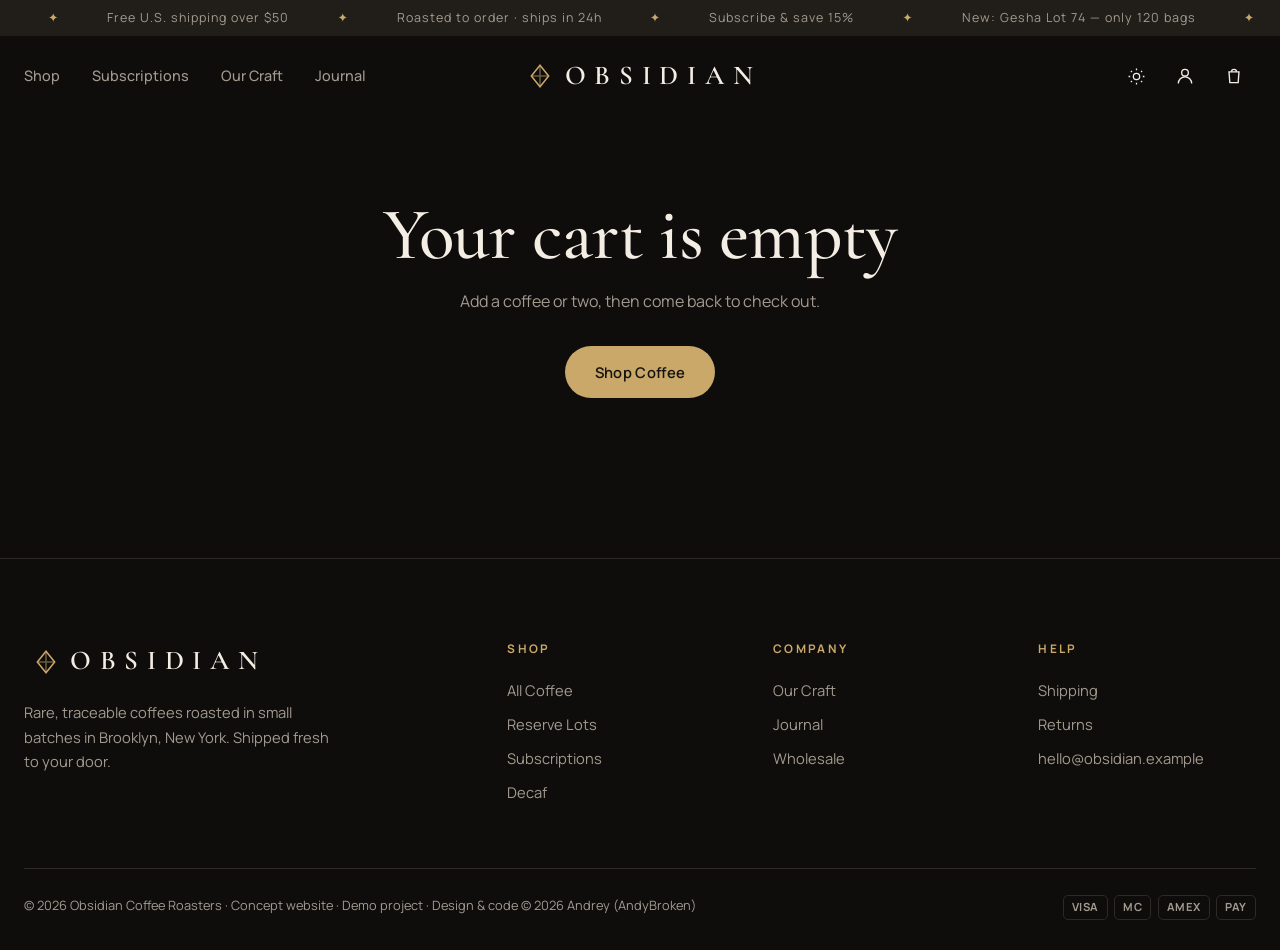
<file: checkout.html>
<!doctype html>
<!-- © 2026 Andrey (github.com/AndyBroken). All rights reserved. Concept / demo project, see LICENSE. -->
<html lang="en">
<head>
<meta charset="utf-8">
<meta name="viewport" content="width=device-width, initial-scale=1">
<title>Checkout — Obsidian Coffee Roasters</title>
<link rel="preconnect" href="https://fonts.googleapis.com"><link rel="preconnect" href="https://fonts.gstatic.com" crossorigin>
<link href="https://fonts.googleapis.com/css2?family=Cormorant+Garamond:ital,wght@0,500;0,600;1,500&family=Manrope:wght@400;500;600;700;800&display=swap" rel="stylesheet">
<link rel="icon" href="data:image/svg+xml,<svg xmlns='http://www.w3.org/2000/svg' viewBox='0 0 24 24'><rect width='24' height='24' rx='5' fill='%230e0d0c'/><path d='M12 3l7 9-7 9-7-9z' fill='%23c9a86a'/></svg>">
<link rel="stylesheet" href="assets/app.css">
</head>
<body data-page="checkout">
<div id="header"></div>

<main class="container" id="app"></main>

<div id="footer"></div>
<script src="assets/app.js"></script>
<script>
const app = document.getElementById('app');
const STATES = ['AL','AK','AZ','AR','CA','CO','CT','DE','FL','GA','HI','ID','IL','IN','IA','KS','KY','LA','ME','MD','MA','MI','MN','MS','MO','MT','NE','NV','NH','NJ','NM','NY','NC','ND','OH','OK','OR','PA','RI','SC','SD','TN','TX','UT','VT','VA','WA','WV','WI','WY'];
const co = { step: 1, ship: 'standard', promo: store.get('obs-promo', ''), info: {} };
const PROMOS = { WELCOME10: .10, OBSIDIAN20: .20 };

function totals() {
  const sub = Cart.subtotal(), disc = PROMOS[co.promo] ? sub * PROMOS[co.promo] : 0;
  const hasSub = Cart.items.some(i => i.sub), freeStd = sub - disc >= FREE_SHIP || hasSub;
  const ship = co.ship === 'express' ? 12.95 : (freeStd ? 0 : 5.95);
  const tax = Math.round((sub - disc) * 0.08875 * 100) / 100;
  return { sub, disc, ship, tax, total: sub - disc + ship + tax, freeStd };
}

function summary() {
  const t = totals();
  return `<aside class="summary">
    <h3>Order summary</h3>
    ${Cart.items.map(i => { const p = byId(i.id); return `<div class="sum-item"><div class="thumb">${bagSVG(p)}<span class="badge">${i.qty}</span></div><div><b>${p.name}</b><small>${itemMeta(i)}</small></div><span>${money(Cart.unit(i) * i.qty)}</span></div>`; }).join('')}
    <div class="promo"><input class="field" id="promo" placeholder="Promo code" value="${co.promo}" aria-label="Promo code"><button class="btn btn-line" id="applyPromo">Apply</button></div>
    <div class="sum-rows">
      <div class="row"><span class="muted">Subtotal</span><span>${money(t.sub)}</span></div>
      ${t.disc ? `<div class="row" style="color:var(--gold)"><span>Discount (${co.promo})</span><span>−${money(t.disc)}</span></div>` : ''}
      <div class="row"><span class="muted">Shipping</span><span>${co.step < 2 ? (t.freeStd ? 'Free' : 'Calculated next') : (t.ship ? money(t.ship) : 'Free')}</span></div>
      <div class="row"><span class="muted">Estimated tax</span><span>${money(t.tax)}</span></div>
      <div class="row total"><span>Total</span><span>USD ${money(t.total)}</span></div>
    </div>
  </aside>`;
}
const stepsBar = () => `<div class="steps">${['Information', 'Shipping', 'Payment'].map((s, i) => `<span class="${co.step === i + 1 ? 'on' : co.step > i + 1 ? 'done' : ''}"><b>${co.step > i + 1 ? '✓' : i + 1}</b>${s}</span>`).join('<i></i>')}</div>`;
const f = (id, label, opts = {}) => `<div class="${opts.full ? 'full' : ''}"><label for="${id}">${label}</label>${opts.select
  ? `<select class="field" id="${id}">${opts.select.map(o => `<option ${co.info[id] === o ? 'selected' : ''}>${o}</option>`).join('')}</select>`
  : `<input class="field" id="${id}" type="${opts.type || 'text'}" placeholder="${opts.ph || ''}" value="${co.info[id] || ''}" ${opts.req === false ? '' : 'required'} autocomplete="${opts.ac || 'off'}">`}<div class="err">${opts.err || 'Required'}</div></div>`;

function render() {
  if (!Cart.items.length && co.step < 4) {
    app.innerHTML = `<div class="confirm"><h1>Your cart is empty</h1><p>Add a coffee or two, then come back to check out.</p><a href="shop.html" class="btn btn-gold" style="margin-top:2rem">Shop Coffee</a></div>`; return;
  }
  if (co.step === 4) return;
  let body = '';
  if (co.step === 1) body = `
    <div class="co-step on"><h2>Contact &amp; delivery</h2>
      <div class="fgrid">
        ${f('email', 'Email', { full: 1, type: 'email', ph: 'you@email.com', err: 'Enter a valid email', ac: 'email' })}
        ${f('first', 'First name', { ph: 'Jane', ac: 'given-name' })}${f('last', 'Last name', { ph: 'Doe', ac: 'family-name' })}
        ${f('addr', 'Street address', { full: 1, ph: '123 Main St', ac: 'address-line1' })}
        ${f('apt', 'Apt, suite (optional)', { full: 1, req: false, ph: 'Apt 4B' })}
        ${f('city', 'City', { ph: 'Brooklyn', ac: 'address-level2' })}
        <div style="display:grid;grid-template-columns:1fr 1fr;gap:1rem">${f('state', 'State', { select: STATES })}${f('zip', 'ZIP', { ph: '11201', err: '5-digit ZIP', ac: 'postal-code' })}</div>
      </div>
      <div class="co-nav"><a href="shop.html">← Continue shopping</a><button class="btn btn-gold" id="next">Continue to shipping</button></div>
    </div>`;
  if (co.step === 2) { const t = totals(); body = `
    <div class="co-step on"><h2>Shipping method</h2>
      <p class="muted" style="margin-bottom:1.2rem">Shipping to ${co.info.first} ${co.info.last}, ${co.info.addr}, ${co.info.city}, ${co.info.state} ${co.info.zip}</p>
      <label class="ship-opt ${co.ship === 'standard' ? 'on' : ''}" data-ship="standard"><span class="radio" style="width:20px;height:20px;border-radius:50%;border:1.5px solid var(--gold);display:grid;place-items:center">${co.ship === 'standard' ? '<i style="width:10px;height:10px;border-radius:50%;background:var(--gold)"></i>' : ''}</span><div class="t"><b>Standard</b><small>USPS Ground · 3–5 business days</small></div><b>${t.freeStd ? 'Free' : '$5.95'}</b></label>
      <label class="ship-opt ${co.ship === 'express' ? 'on' : ''}" data-ship="express"><span class="radio" style="width:20px;height:20px;border-radius:50%;border:1.5px solid var(--gold);display:grid;place-items:center">${co.ship === 'express' ? '<i style="width:10px;height:10px;border-radius:50%;background:var(--gold)"></i>' : ''}</span><div class="t"><b>Express</b><small>UPS 2nd Day Air · 1–2 business days</small></div><b>$12.95</b></label>
      <div class="co-nav"><button class="back" data-go="1">← Return to information</button><button class="btn btn-gold" id="next">Continue to payment</button></div>
    </div>`; }
  if (co.step === 3) body = `
    <div class="co-step on"><h2>Payment</h2>
      <div class="demo-note"><svg width="18" height="18" fill="none" stroke="currentColor" stroke-width="2" viewBox="0 0 24 24"><circle cx="12" cy="12" r="10"/><path d="M12 8v4M12 16h.01"/></svg><div><b>Demo store — no real payment is taken.</b><br>Card fields are pre-filled with a test card and nothing is sent anywhere. In production this step connects to Stripe or Shopify Payments.</div></div>
      <div class="fgrid">
        <div class="full"><label>Card number</label><input class="field" value="4242 4242 4242 4242" disabled></div>
        <div><label>Expiration</label><input class="field" value="12 / 29" disabled></div>
        <div><label>Security code</label><input class="field" value="•••" disabled></div>
        <div class="full"><label>Name on card</label><input class="field" value="${co.info.first} ${co.info.last}" disabled></div>
      </div>
      <label class="check" style="margin-top:1.2rem"><input type="checkbox" checked> Billing address same as shipping</label>
      <div class="co-nav"><button class="back" data-go="2">← Return to shipping</button><button class="btn btn-gold" id="next">Place order · ${money(totals().total)}</button></div>
    </div>`;
  app.innerHTML = `<div class="crumbs" style="margin-top:36px"><a href="index.html">Home</a> / <a href="#" onclick="openCart();return false">Cart</a> / Checkout</div>
    <div class="checkout"><div>${stepsBar()}${body}</div>${summary()}</div>`;
  bind();
}

function collect() { app.querySelectorAll('.co-step input.field,.co-step select.field').forEach(el => co.info[el.id] = el.value.trim()); }
function validStep1() {
  let ok = true;
  app.querySelectorAll('.co-step [required]').forEach(el => {
    let bad = !el.value.trim();
    if (el.id === 'email') bad = !/^\S+@\S+\.\S+$/.test(el.value);
    if (el.id === 'zip') bad = !/^\d{5}$/.test(el.value.trim());
    el.classList.toggle('invalid', bad); if (bad) ok = false;
  });
  if (!ok) app.querySelector('.invalid')?.focus();
  return ok;
}
function bind() {
  const next = document.getElementById('next');
  if (next) next.onclick = () => {
    if (co.step === 1) { if (!validStep1()) return; collect(); }
    if (co.step === 3) return place();
    co.step++; render(); scrollTo({ top: 0, behavior: 'smooth' });
  };
  app.querySelectorAll('[data-go]').forEach(b => b.onclick = () => { co.step = +b.dataset.go; render(); });
  app.querySelectorAll('[data-ship]').forEach(b => b.onclick = e => { e.preventDefault(); co.ship = b.dataset.ship; render(); });
  document.getElementById('applyPromo').onclick = () => {
    if (co.step === 1) collect();
    const code = document.getElementById('promo').value.trim().toUpperCase();
    if (PROMOS[code]) { co.promo = code; store.set('obs-promo', code); toast(`Code ${code} applied — ${PROMOS[code] * 100}% off`); }
    else { co.promo = ''; toast('That code isn’t valid. Try WELCOME10'); }
    render();
  };
}
function place() {
  const t = totals(), num = 'OBS-' + Math.floor(100000 + Math.random() * 900000), items = Cart.count(), hasSub = Cart.items.some(i => i.sub);
  const eta = new Date(Date.now() + (co.ship === 'express' ? 2 : 5) * 864e5).toLocaleDateString('en-US', { weekday: 'long', month: 'long', day: 'numeric' });
  co.step = 4; Cart.clear(); store.set('obs-promo', '');
  app.innerHTML = `<div class="confirm">
    <div class="check-circle"><svg width="44" height="44" fill="none" stroke="currentColor" stroke-width="2.4" viewBox="0 0 24 24"><path d="M5 12l5 5L20 7"/></svg></div>
    <span class="eyebrow">Order confirmed</span>
    <h1>Thank you, ${co.info.first}!</h1>
    <p>Your coffee goes into the roaster tomorrow morning. A confirmation was sent to <b style="color:var(--text)">${co.info.email}</b>.</p>
    <div class="order-box">
      <div><small>Order number</small><b>${num}</b></div>
      <div><small>Total</small><b>${money(t.total)}</b></div>
      <div><small>Items</small><b>${items} bag${items > 1 ? 's' : ''}${hasSub ? ' · incl. subscription' : ''}</b></div>
      <div><small>Estimated delivery</small><b>${eta}</b></div>
    </div>
    <a href="shop.html" class="btn btn-gold">Continue Shopping</a>
    <p style="margin-top:1.6rem;font-size:.82rem">Demo order — nothing was charged or shipped.</p>
  </div>`;
  scrollTo({ top: 0 });
}
// keep page in sync when the cart drawer changes quantities
const _save = Cart.save.bind(Cart);
Cart.save = function () { _save(); if (co.step < 4) { if (co.step === 1) collect(); render(); } };
render();
</script>
</body>
</html>
</file>
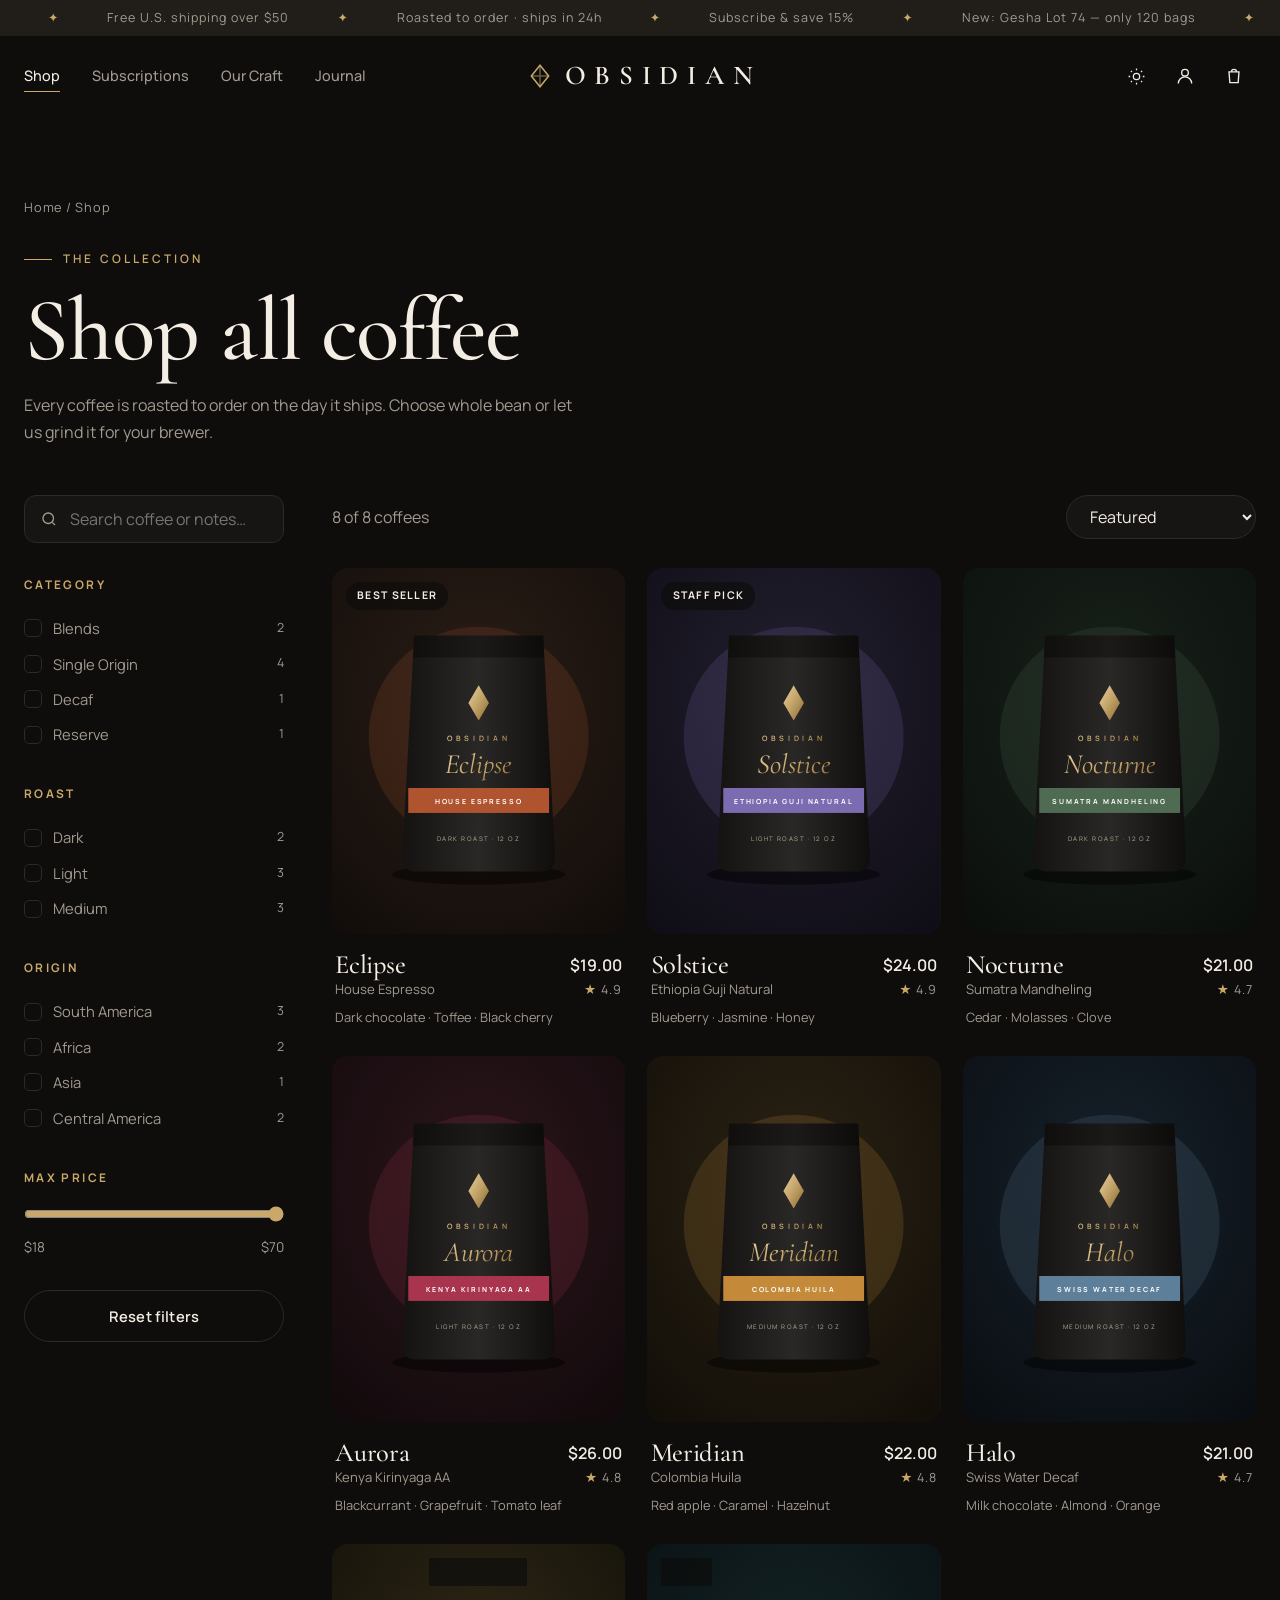
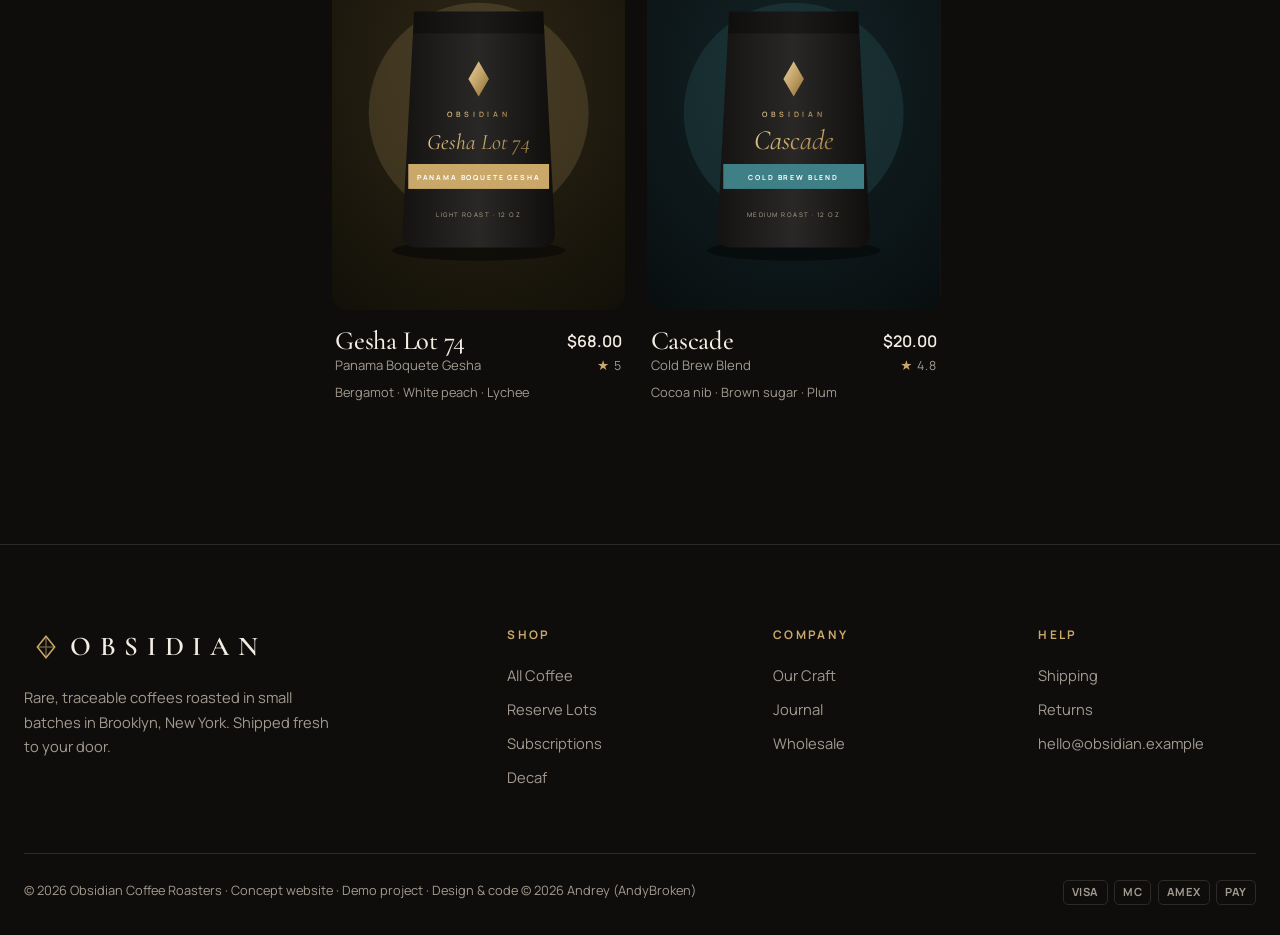
<file: shop.html>
<!doctype html>
<!-- © 2026 Andrey (github.com/AndyBroken). All rights reserved. Concept / demo project, see LICENSE. -->
<html lang="en">
<head>
<meta charset="utf-8">
<meta name="viewport" content="width=device-width, initial-scale=1">
<title>Shop All Coffee — Obsidian Coffee Roasters</title>
<meta name="description" content="Shop single origins, blends, decaf and reserve lots. Filter by roast, origin and price.">
<link rel="preconnect" href="https://fonts.googleapis.com"><link rel="preconnect" href="https://fonts.gstatic.com" crossorigin>
<link href="https://fonts.googleapis.com/css2?family=Cormorant+Garamond:ital,wght@0,500;0,600;1,500&family=Manrope:wght@400;500;600;700;800&display=swap" rel="stylesheet">
<link rel="icon" href="data:image/svg+xml,<svg xmlns='http://www.w3.org/2000/svg' viewBox='0 0 24 24'><rect width='24' height='24' rx='5' fill='%230e0d0c'/><path d='M12 3l7 9-7 9-7-9z' fill='%23c9a86a'/></svg>">
<link rel="stylesheet" href="assets/app.css">
</head>
<body data-page="shop">
<div id="header"></div>

<main class="container">
  <div class="page-hero">
    <div class="crumbs"><a href="index.html">Home</a> / Shop</div>
    <span class="eyebrow">The Collection</span>
    <h1>Shop all coffee</h1>
    <p>Every coffee is roasted to order on the day it ships. Choose whole bean or let us grind it for your brewer.</p>
  </div>

  <div class="shop">
    <aside class="sidebar" id="sidebar">
      <div class="filter-toggle sidebar-head"><h3 style="font-size:1.8rem">Filters</h3><button class="icon-btn" onclick="closeCart()" aria-label="Close filters"><svg width="20" height="20" fill="none" stroke="currentColor" stroke-width="1.6" viewBox="0 0 24 24"><path d="M6 6l12 12M18 6 6 18"/></svg></button></div>
      <div class="search"><svg width="18" height="18" fill="none" stroke="currentColor" stroke-width="1.8" viewBox="0 0 24 24"><circle cx="11" cy="11" r="7"/><path d="m20 20-3.5-3.5"/></svg><input id="q" type="search" placeholder="Search coffee or notes…" aria-label="Search"></div>
      <div class="fgroup"><h4>Category</h4><div id="fCat"></div></div>
      <div class="fgroup"><h4>Roast</h4><div id="fRoast"></div></div>
      <div class="fgroup"><h4>Origin</h4><div id="fRegion"></div></div>
      <div class="fgroup"><h4>Max Price</h4><input type="range" id="price" min="18" max="70" value="70" step="1" aria-label="Maximum price"><div class="range-row"><span>$18</span><span id="priceVal">$70</span></div></div>
      <button class="btn btn-line" id="reset">Reset filters</button>
    </aside>

    <div>
      <div class="toolbar">
        <div style="display:flex;gap:.8rem;align-items:center;flex-wrap:wrap">
          <button class="btn btn-line filter-toggle" id="openFilters" style="height:44px">Filters</button>
          <span class="muted" id="count"></span>
          <div class="active-filters" id="active"></div>
        </div>
        <select id="sort" aria-label="Sort products">
          <option value="feat">Featured</option><option value="low">Price: Low to High</option><option value="high">Price: High to Low</option><option value="rating">Top Rated</option><option value="name">Name A–Z</option>
        </select>
      </div>
      <div class="products" id="grid"></div>
    </div>
  </div>
</main>

<div id="footer"></div>
<script src="assets/app.js"></script>
<script>
const params = new URLSearchParams(location.search);
const state = { cat: new Set(params.get('cat') ? [params.get('cat')] : []), roast: new Set(), region: new Set(), q: '', max: 70, sort: 'feat' };
const groups = { cat: 'fCat', roast: 'fRoast', region: 'fRegion' };
const valuesOf = k => [...new Set(PRODUCTS.map(p => p[k]))];
for (const [k, el] of Object.entries(groups)) {
  document.getElementById(el).innerHTML = valuesOf(k).map(v => `<label class="check"><input type="checkbox" data-k="${k}" value="${v}" ${state[k].has(v) ? 'checked' : ''}>${v}<span class="n">${PRODUCTS.filter(p => p[k] === v).length}</span></label>`).join('');
}
document.querySelectorAll('.check input').forEach(c => c.onchange = () => { c.checked ? state[c.dataset.k].add(c.value) : state[c.dataset.k].delete(c.value); render(); });
const q = document.getElementById('q'), price = document.getElementById('price');
q.oninput = () => { state.q = q.value.trim().toLowerCase(); render(); };
price.oninput = () => { state.max = +price.value; document.getElementById('priceVal').textContent = '$' + price.value; render(); };
document.getElementById('sort').onchange = e => { state.sort = e.target.value; render(); };
document.getElementById('reset').onclick = () => { ['cat', 'roast', 'region'].forEach(k => state[k].clear()); state.q = ''; state.max = 70; q.value = ''; price.value = 70; document.getElementById('priceVal').textContent = '$70'; document.querySelectorAll('.check input').forEach(c => c.checked = false); render(); };
document.getElementById('openFilters').onclick = () => { document.getElementById('sidebar').classList.add('open'); overlay.classList.add('open'); };

function render() {
  let list = PRODUCTS.filter(p =>
    (!state.cat.size || state.cat.has(p.cat)) && (!state.roast.size || state.roast.has(p.roast)) && (!state.region.size || state.region.has(p.region)) &&
    p.price <= state.max && (!state.q || [p.name, p.type, p.origin, ...p.notes].join(' ').toLowerCase().includes(state.q)));
  const s = { low: (a, b) => a.price - b.price, high: (a, b) => b.price - a.price, rating: (a, b) => b.rating - a.rating, name: (a, b) => a.name.localeCompare(b.name) }[state.sort];
  if (s) list = [...list].sort(s);
  document.getElementById('grid').innerHTML = list.length ? list.map(productCard).join('') : `<div class="no-results"><h3 style="font-size:2rem;margin-bottom:.5rem">No coffees match</h3><p>Try removing a filter or searching for a tasting note like “chocolate”.</p></div>`;
  document.getElementById('count').textContent = `${list.length} of ${PRODUCTS.length} coffees`;
  const chips = [...['cat', 'roast', 'region'].flatMap(k => [...state[k]].map(v => [k, v])), ...(state.max < 70 ? [['max', `Under $${state.max}`]] : []), ...(state.q ? [['q', `“${state.q}”`]] : [])];
  document.getElementById('active').innerHTML = chips.map(([k, v]) => `<button data-k="${k}" data-v="${v}">${v} ✕</button>`).join('');
  document.querySelectorAll('#active button').forEach(b => b.onclick = () => {
    const { k, v } = b.dataset;
    if (k === 'max') { state.max = 70; price.value = 70; document.getElementById('priceVal').textContent = '$70'; }
    else if (k === 'q') { state.q = ''; q.value = ''; }
    else { state[k].delete(v); document.querySelector(`.check input[data-k="${k}"][value="${v}"]`).checked = false; }
    render();
  });
  observeReveals();
}
render();
</script>
</body>
</html>
</file>
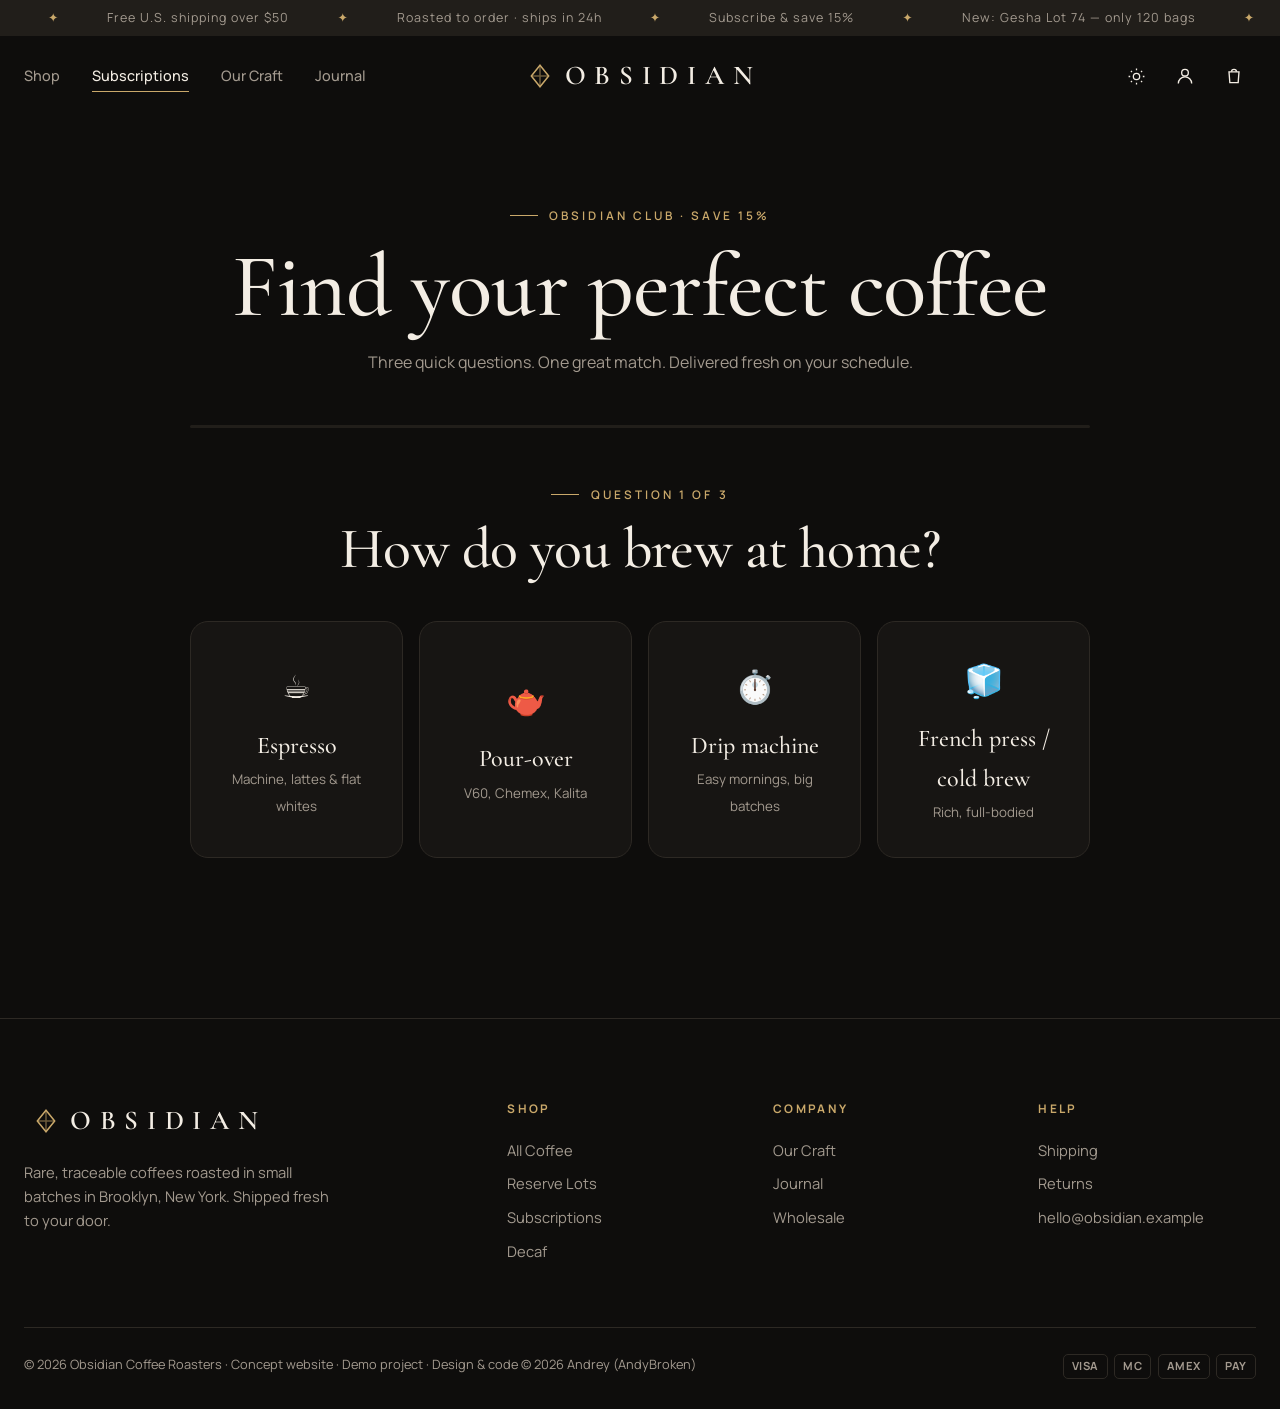
<file: subscribe.html>
<!doctype html>
<!-- © 2026 Andrey (github.com/AndyBroken). All rights reserved. Concept / demo project, see LICENSE. -->
<html lang="en">
<head>
<meta charset="utf-8">
<meta name="viewport" content="width=device-width, initial-scale=1">
<title>Coffee Subscription Quiz — Obsidian Coffee Roasters</title>
<meta name="description" content="Answer 3 quick questions and get matched with a coffee subscription you'll love. Save 15% and ship free.">
<link rel="preconnect" href="https://fonts.googleapis.com"><link rel="preconnect" href="https://fonts.gstatic.com" crossorigin>
<link href="https://fonts.googleapis.com/css2?family=Cormorant+Garamond:ital,wght@0,500;0,600;1,500&family=Manrope:wght@400;500;600;700;800&display=swap" rel="stylesheet">
<link rel="icon" href="data:image/svg+xml,<svg xmlns='http://www.w3.org/2000/svg' viewBox='0 0 24 24'><rect width='24' height='24' rx='5' fill='%230e0d0c'/><path d='M12 3l7 9-7 9-7-9z' fill='%23c9a86a'/></svg>">
<link rel="stylesheet" href="assets/app.css">
</head>
<body data-page="subscribe">
<div id="header"></div>

<main class="container">
  <div class="page-hero" style="text-align:center;padding-bottom:30px">
    <span class="eyebrow">Obsidian Club · Save 15%</span>
    <h1>Find your perfect coffee</h1>
    <p style="margin:auto">Three quick questions. One great match. Delivered fresh on your schedule.</p>
  </div>
  <div class="quiz">
    <div class="progress"><i id="bar" style="width:0%"></i></div>

    <div class="q on" data-q="brew"><span class="eyebrow">Question 1 of 3</span><h2>How do you brew at home?</h2>
      <div class="opts">
        <button class="optc" data-v="Espresso"><div class="ico">☕</div><b>Espresso</b><small>Machine, lattes &amp; flat whites</small></button>
        <button class="optc" data-v="Pour-Over"><div class="ico">🫖</div><b>Pour-over</b><small>V60, Chemex, Kalita</small></button>
        <button class="optc" data-v="Drip"><div class="ico">⏱️</div><b>Drip machine</b><small>Easy mornings, big batches</small></button>
        <button class="optc" data-v="French Press"><div class="ico">🧊</div><b>French press / cold brew</b><small>Rich, full-bodied</small></button>
      </div></div>

    <div class="q" data-q="taste"><span class="eyebrow">Question 2 of 3</span><h2>Which flavors sound best?</h2>
      <div class="opts">
        <button class="optc" data-v="choc"><div class="ico">🍫</div><b>Chocolate &amp; caramel</b><small>Classic, cozy, sweet</small></button>
        <button class="optc" data-v="fruit"><div class="ico">🫐</div><b>Fruity &amp; floral</b><small>Bright, juicy, complex</small></button>
        <button class="optc" data-v="bold"><div class="ico">🌲</div><b>Bold &amp; earthy</b><small>Smoky, spicy, heavy</small></button>
        <button class="optc" data-v="decaf"><div class="ico">🌙</div><b>No caffeine, please</b><small>All the flavor, none of the buzz</small></button>
      </div></div>

    <div class="q" data-q="amount"><span class="eyebrow">Question 3 of 3</span><h2>How much coffee do you drink?</h2>
      <div class="opts">
        <button class="optc" data-v="12oz|4"><div class="ico">1</div><b>A cup a day</b><small>12 oz every 4 weeks</small></button>
        <button class="optc" data-v="12oz|2"><div class="ico">2–3</div><b>A few cups a day</b><small>12 oz every 2 weeks</small></button>
        <button class="optc" data-v="2lb|3"><div class="ico">4+</div><b>The whole household</b><small>2 lb every 3 weeks</small></button>
      </div></div>

    <div class="result" id="result"></div>
  </div>
</main>

<div id="footer"></div>
<script src="assets/app.js"></script>
<script>
const ans = {}, order = ['brew', 'taste', 'amount'];
const bar = document.getElementById('bar');
document.querySelectorAll('.q').forEach((q, i) => q.querySelectorAll('.optc').forEach(b => b.onclick = () => {
  ans[q.dataset.q] = b.dataset.v; bar.style.width = ((i + 1) / 3 * 100) + '%';
  q.classList.remove('on');
  if (i < 2) document.querySelectorAll('.q')[i + 1].classList.add('on'); else showResult();
  scrollTo({ top: 0, behavior: 'smooth' });
}));
function pick() {
  if (ans.taste === 'decaf') return byId('halo');
  if (ans.taste === 'fruit') return ans.brew === 'Espresso' ? byId('meridian') : byId('solstice');
  if (ans.taste === 'bold') return ans.brew === 'Espresso' ? byId('eclipse') : byId('nocturne');
  if (ans.brew === 'Espresso') return byId('eclipse');
  if (ans.brew === 'French Press') return byId('cascade');
  return byId('meridian');
}
function showResult() {
  const p = pick(), [size, freq] = ans.amount.split('|'), grind = ans.brew === 'Drip' ? 'Drip' : ans.brew === 'Pour-Over' ? 'Pour-Over' : ans.brew;
  let f = +freq;
  const r = document.getElementById('result');
  const price = () => Cart.unit({ id: p.id, size, sub: 1 });
  r.innerHTML = `<div class="media">${bagSVG(p, { size: SIZES.find(s => s.k === size).label.toUpperCase() })}</div>
    <div><span class="eyebrow">Your match</span><h2>${p.name}</h2><p class="muted">${p.type} · ${p.origin}</p>
      <p style="margin-top:1.2rem">${p.desc} Expect notes of <b>${p.notes.join(', ').toLowerCase()}</b>.</p>
      <p class="muted" style="margin-top:1rem">Ground for <b style="color:var(--text)">${grind}</b> · ${SIZES.find(s => s.k === size).label} bag</p>
      <div class="freq" id="freq">${[2, 3, 4, 6].map(n => `<button class="choice ${n === f ? 'on' : ''}" data-f="${n}">Every ${n} wks</button>`).join('')}</div>
      <div class="pdp-price">${money(price())} <s>${money(Cart.unit({ id: p.id, size }))}</s> <span class="save-tag">SAVE 15%</span></div>
      <p class="muted" style="font-size:.85rem;margin:.4rem 0 1.6rem">per delivery · free shipping · cancel anytime</p>
      <div style="display:flex;gap:.7rem;flex-wrap:wrap"><button class="btn btn-gold" id="start">Start My Subscription →</button><button class="btn btn-line" id="retake">Retake quiz</button></div>
    </div>`;
  r.classList.add('on');
  r.querySelectorAll('[data-f]').forEach(b => b.onclick = () => { f = +b.dataset.f; r.querySelectorAll('[data-f]').forEach(x => x.classList.toggle('on', x === b)); });
  document.getElementById('start').onclick = () => { Cart.add({ id: p.id, size, grind, qty: 1, sub: f }); updateCount(true); openCart(); };
  document.getElementById('retake').onclick = () => { r.classList.remove('on'); bar.style.width = '0%'; document.querySelector('.q').classList.add('on'); };
}
</script>
</body>
</html>
</file>
<file: assets/app.css>
/*! © 2026 Andrey (github.com/AndyBroken). All rights reserved. Concept / demo project, see LICENSE. */
:root{
  --bg:#0e0d0c; --surface:#171513; --surface-2:#211e1a; --text:#f3ede4; --muted:#a39a8f; --line:#2d2924;
  --gold:#c9a86a; --gold-2:#e6cd96; --on-gold:#17130d; --danger:#e07a5f; --ok:#8fbf8f;
  --radius:16px; --shadow:0 30px 60px -30px rgba(0,0,0,.6);
  --display:'Cormorant Garamond',Georgia,serif; --sans:'Manrope',system-ui,-apple-system,Segoe UI,Roboto,sans-serif;
  color-scheme:dark;
}
[data-theme="light"]{
  --bg:#f6f2ec; --surface:#fffdf9; --surface-2:#efe8dd; --text:#1a1714; --muted:#6d645a; --line:#e2d9cc;
  --gold:#9c7a3c; --gold-2:#7d5f28; --on-gold:#fff; --shadow:0 30px 60px -30px rgba(60,40,20,.25);
  color-scheme:light;
}
*{box-sizing:border-box;margin:0;padding:0}
html{scroll-behavior:smooth}
body{font-family:var(--sans);background:var(--bg);color:var(--text);line-height:1.65;-webkit-font-smoothing:antialiased;transition:background .4s,color .4s}
body.lock{overflow:hidden}
img{max-width:100%;display:block}
a{color:inherit;text-decoration:none}
button{font:inherit;color:inherit}
.container{width:min(1280px,100% - 48px);margin-inline:auto}
h1,h2,h3{font-family:var(--display);font-weight:500;line-height:1.02;letter-spacing:-.01em}
.eyebrow{font-size:.74rem;letter-spacing:.26em;text-transform:uppercase;color:var(--gold);font-weight:600;display:inline-flex;align-items:center;gap:.7rem}
.eyebrow::before{content:"";width:28px;height:1px;background:currentColor}
.btn{display:inline-flex;align-items:center;justify-content:center;gap:.6rem;height:52px;padding:0 1.8rem;border-radius:999px;font-weight:600;font-size:.92rem;letter-spacing:.02em;border:1px solid transparent;cursor:pointer;transition:.25s;white-space:nowrap}
.btn-gold{background:var(--gold);color:var(--on-gold)}
.btn-gold:hover{background:var(--gold-2);transform:translateY(-1px)}
.btn-line{border-color:var(--line);background:transparent}
.btn-line:hover{border-color:var(--gold);color:var(--gold)}
.btn-block{width:100%}
.btn:disabled{opacity:.5;cursor:not-allowed;transform:none}
.icon-btn{width:44px;height:44px;border-radius:50%;display:grid;place-items:center;background:transparent;border:1px solid transparent;cursor:pointer;transition:.2s;position:relative}
.icon-btn:hover{border-color:var(--line);color:var(--gold)}
.cart-count{position:absolute;top:2px;right:0;min-width:19px;height:19px;padding:0 5px;border-radius:999px;background:var(--gold);color:var(--on-gold);font-size:.68rem;font-weight:800;display:grid;place-items:center;transform:scale(0);transition:.3s cubic-bezier(.3,1.6,.5,1)}
.cart-count.has{transform:scale(1)}
.bump{animation:bump .5s}
@keyframes bump{40%{transform:scale(1.35)}}
section{padding:120px 0}
.section-head{display:flex;justify-content:space-between;align-items:end;gap:2rem;margin-bottom:3.5rem;flex-wrap:wrap}
.section-head h2{font-size:clamp(2.4rem,5vw,4rem);margin-top:.9rem}
.section-head p{color:var(--muted);max-width:440px}

/* header */
.topbar{background:var(--surface-2);font-size:.78rem;letter-spacing:.08em;color:var(--muted);overflow:hidden;height:36px;display:flex;align-items:center}
.marquee{display:flex;gap:3rem;white-space:nowrap;animation:marq 40s linear infinite;padding-left:3rem}
.marquee span::before{content:"✦";color:var(--gold);margin-right:3rem}
@keyframes marq{to{transform:translateX(-50%)}}
.site-header{position:sticky;top:0;z-index:60;transition:.3s;border-bottom:1px solid transparent}
.site-header.scrolled{background:color-mix(in srgb,var(--bg) 88%,transparent);backdrop-filter:blur(14px);border-color:var(--line)}
.nav{height:80px;display:grid;grid-template-columns:1fr auto 1fr;align-items:center}
.nav-links{display:flex;gap:2rem;list-style:none;font-size:.9rem;font-weight:500}
.nav-links a{position:relative;padding:.4rem 0;color:var(--muted);transition:.2s}
.nav-links a:hover,.nav-links a.active{color:var(--text)}
.nav-links a.active::after{content:"";position:absolute;left:0;right:0;bottom:0;height:1px;background:var(--gold)}
.brand{font-family:var(--display);font-size:1.7rem;letter-spacing:.32em;font-weight:600;display:flex;align-items:center;gap:.7rem;padding-left:.32em}
.brand svg{width:26px;height:26px;color:var(--gold)}
.nav-actions{display:flex;justify-content:flex-end;gap:.3rem}
.burger{display:none}

/* hero */
.hero{position:relative;min-height:calc(100vh - 116px);display:flex;align-items:flex-end;padding:0 0 80px;overflow:hidden}
.hero-bg{position:absolute;inset:0;background:url('https://images.unsplash.com/photo-1782973510475-bfded39e3ca6?auto=format&fit=crop&w=2200&q=80') center/cover;transform:scale(1.08);animation:heroZoom 14s ease-out forwards}
.hero-bg::after{content:"";position:absolute;inset:0;background:linear-gradient(180deg,rgba(14,13,12,.35) 0%,rgba(14,13,12,.2) 40%,rgba(14,13,12,.95) 100%),linear-gradient(90deg,rgba(14,13,12,.7),transparent 70%)}
@keyframes heroZoom{to{transform:scale(1)}}
.hero .container{position:relative;color:#f3ede4}
.hero h1{font-size:clamp(3.4rem,9vw,8.4rem);max-width:1000px;margin:1.4rem 0 1.6rem}
.hero h1 em{color:var(--gold-2);font-style:italic}
[data-theme="light"] .hero h1 em{color:#e6cd96}
.hero p{max-width:480px;color:#cfc6bb;font-size:1.08rem}
.hero-row{display:flex;justify-content:space-between;align-items:end;gap:2rem;flex-wrap:wrap}
.hero-actions{display:flex;gap:.8rem;margin-top:2.2rem;flex-wrap:wrap}
.hero .btn-line{color:#f3ede4;border-color:rgba(255,255,255,.3)}
.hero-stats{display:flex;gap:3rem}
.hero-stats strong{font-family:var(--display);font-size:3rem;font-weight:500;display:block;line-height:1;color:#f3ede4}
.hero-stats span{font-size:.8rem;color:#b5aa9d;letter-spacing:.06em}
.split-line{display:block;overflow:hidden}
.split-line>span{display:block;transform:translateY(105%);animation:rise 1s cubic-bezier(.2,.8,.2,1) forwards}
.split-line:nth-child(2)>span{animation-delay:.12s}.split-line:nth-child(3)>span{animation-delay:.24s}
@keyframes rise{to{transform:none}}
.fade-up{opacity:0;transform:translateY(20px);animation:fadeUp .9s .45s forwards}
@keyframes fadeUp{to{opacity:1;transform:none}}

/* notes ticker */
.ticker{border-block:1px solid var(--line);padding:26px 0;overflow:hidden}
.ticker .marquee{animation-duration:55s;font-family:var(--display);font-size:2.2rem;font-style:italic;color:var(--muted);gap:4rem}
.ticker .marquee span::before{margin-right:4rem}

/* product card */
.products{display:grid;grid-template-columns:repeat(4,1fr);gap:28px 22px}
.pcard{position:relative;display:flex;flex-direction:column}
.pcard .media{position:relative;aspect-ratio:4/5;border-radius:var(--radius);overflow:hidden;background:var(--surface)}
.pcard .media svg{transition:transform .8s cubic-bezier(.2,.8,.2,1)}
.pcard:hover .media svg{transform:scale(1.06)}
.pcard .tags{position:absolute;top:14px;left:14px;display:flex;gap:6px;z-index:2}
.pill{font-size:.66rem;font-weight:700;letter-spacing:.12em;text-transform:uppercase;padding:.35rem .7rem;border-radius:999px;background:rgba(14,13,12,.7);color:#f3ede4;backdrop-filter:blur(6px)}
.pill.gold{background:var(--gold);color:var(--on-gold)}
.quick{position:absolute;left:14px;right:14px;bottom:14px;z-index:2;opacity:0;transform:translateY(12px);transition:.35s;height:46px;font-size:.85rem}
.pcard:hover .quick,.pcard:focus-within .quick{opacity:1;transform:none}
.pcard .info{padding:1.1rem .2rem 0;display:flex;justify-content:space-between;gap:1rem}
.pcard h3{font-size:1.65rem}
.pcard .origin{font-size:.82rem;color:var(--muted)}
.pcard .price{font-weight:600;white-space:nowrap}
.pcard .notes{font-size:.8rem;color:var(--muted);margin-top:.35rem;padding:0 .2rem}
.stars{color:var(--gold);letter-spacing:1px;font-size:.85rem}

/* feature blocks */
.sub-banner{display:grid;grid-template-columns:1fr 1fr;border-radius:24px;overflow:hidden;background:var(--surface);border:1px solid var(--line)}
.sub-banner .copy{padding:4.5rem}
.sub-banner h2{font-size:clamp(2.4rem,4.5vw,3.8rem);margin:1rem 0 1.2rem}
.sub-banner p{color:var(--muted);margin-bottom:2rem}
.sub-banner ul{list-style:none;display:grid;gap:.8rem;margin-bottom:2.4rem}
.sub-banner li{display:flex;gap:.8rem;align-items:center}
.sub-banner li svg{color:var(--gold);flex:none}
.sub-banner .img{min-height:520px;background:url('https://images.unsplash.com/photo-1758221052634-33f352d1318b?auto=format&fit=crop&w=1200&q=80') center/cover}
.process{display:grid;grid-template-columns:repeat(3,1fr);gap:24px}
.process article{position:relative;border-radius:var(--radius);overflow:hidden;aspect-ratio:3/4;display:flex;align-items:flex-end;padding:2rem;color:#f3ede4}
.process article img{position:absolute;inset:0;width:100%;height:100%;object-fit:cover;transition:transform 1s}
.process article:hover img{transform:scale(1.05)}
.process article::after{content:"";position:absolute;inset:0;background:linear-gradient(transparent 35%,rgba(10,9,8,.92))}
.process .txt{position:relative;z-index:1}
.process b{font-family:var(--display);font-size:1rem;color:var(--gold-2);letter-spacing:.2em}
.process h3{font-size:2.2rem;margin:.4rem 0 .5rem}
.process p{font-size:.92rem;color:#cfc6bb}

/* reviews */
.reviews-wrap{display:grid;grid-template-columns:1fr 2fr;gap:4rem;align-items:center}
.score{font-family:var(--display);font-size:7rem;line-height:1;color:var(--gold)}
.slider{position:relative;overflow:hidden}
.slides{display:flex;transition:transform .7s cubic-bezier(.2,.8,.2,1)}
.slide{flex:0 0 100%;padding-right:2rem}
.slide blockquote{font-family:var(--display);font-size:clamp(1.8rem,3vw,2.6rem);line-height:1.2;font-style:italic}
.slide cite{display:block;margin-top:1.6rem;font-style:normal;color:var(--muted);font-size:.9rem}
.slide cite b{color:var(--text)}
.slider-nav{display:flex;gap:.6rem;margin-top:2rem;align-items:center}
.dots{display:flex;gap:6px;margin-left:1rem}
.dots i{width:22px;height:3px;border-radius:2px;background:var(--line);transition:.3s}
.dots i.on{background:var(--gold);width:40px}

/* insta */
.insta{display:grid;grid-template-columns:repeat(6,1fr);gap:10px}
.insta a{aspect-ratio:1;overflow:hidden;border-radius:10px;position:relative}
.insta img{width:100%;height:100%;object-fit:cover;transition:.6s}
.insta a:hover img{transform:scale(1.08);filter:brightness(.7)}

/* newsletter */
.news{text-align:center;max-width:720px;margin:auto}
.news h2{font-size:clamp(2.4rem,5vw,4rem);margin:1rem 0}
.news p{color:var(--muted)}
.news form{display:flex;gap:.6rem;margin-top:2rem;background:var(--surface);border:1px solid var(--line);border-radius:999px;padding:6px}
.news input{flex:1;background:transparent;border:0;padding:0 1.2rem;color:var(--text);font:inherit;outline:none;min-width:0}

/* footer */
footer{border-top:1px solid var(--line);padding:80px 0 30px;margin-top:40px}
.foot-grid{display:grid;grid-template-columns:2fr 1fr 1fr 1fr;gap:3rem}
footer h5{font-size:.74rem;letter-spacing:.2em;text-transform:uppercase;color:var(--gold);margin-bottom:1.2rem}
footer ul{list-style:none;display:grid;gap:.6rem;font-size:.92rem;color:var(--muted)}
footer ul a:hover{color:var(--text)}
footer p{color:var(--muted);font-size:.92rem;max-width:320px;margin-top:1rem}
.foot-bottom{display:flex;justify-content:space-between;flex-wrap:wrap;gap:1rem;margin-top:4rem;padding-top:1.6rem;border-top:1px solid var(--line);font-size:.8rem;color:var(--muted)}
.pay-icons{display:flex;gap:.4rem}
.pay-icons span{border:1px solid var(--line);border-radius:5px;padding:.15rem .5rem;font-size:.7rem;font-weight:700;letter-spacing:.05em}

/* cart drawer */
.overlay{position:fixed;inset:0;background:rgba(0,0,0,.55);backdrop-filter:blur(3px);z-index:90;opacity:0;pointer-events:none;transition:.35s}
.overlay.open{opacity:1;pointer-events:auto}
.drawer{position:fixed;top:0;right:0;bottom:0;width:min(440px,100%);background:var(--surface);z-index:100;transform:translateX(100%);transition:transform .45s cubic-bezier(.2,.8,.2,1);display:flex;flex-direction:column;border-left:1px solid var(--line)}
.drawer.open{transform:none}
.drawer-head{display:flex;justify-content:space-between;align-items:center;padding:1.4rem 1.6rem;border-bottom:1px solid var(--line)}
.drawer-head h3{font-size:1.9rem}
.ship-bar{padding:1rem 1.6rem;border-bottom:1px solid var(--line);font-size:.85rem}
.ship-bar .track{height:4px;background:var(--surface-2);border-radius:2px;margin-top:.6rem;overflow:hidden}
.ship-bar .fill{height:100%;background:var(--gold);transition:width .5s}
.drawer-body{flex:1;overflow-y:auto;padding:.4rem 1.6rem}
.line-item{display:grid;grid-template-columns:76px 1fr auto;gap:1rem;padding:1.2rem 0;border-bottom:1px solid var(--line)}
.line-item .thumb{width:76px;height:92px;border-radius:10px;overflow:hidden}
.line-item h4{font-family:var(--display);font-size:1.3rem;font-weight:500;line-height:1.1}
.line-item small{color:var(--muted);font-size:.78rem;display:block;margin-top:.2rem}
.line-item .right{text-align:right;display:flex;flex-direction:column;justify-content:space-between;align-items:flex-end}
.qty{display:inline-flex;align-items:center;border:1px solid var(--line);border-radius:999px;margin-top:.7rem}
.qty button{width:30px;height:30px;background:none;border:0;cursor:pointer;font-size:1rem}
.qty button:hover{color:var(--gold)}
.qty span{min-width:22px;text-align:center;font-size:.88rem;font-weight:600}
.remove{background:none;border:0;color:var(--muted);font-size:.76rem;text-decoration:underline;cursor:pointer}
.remove:hover{color:var(--danger)}
.empty{text-align:center;padding:4rem 1rem;color:var(--muted)}
.empty svg{margin:0 auto 1rem;color:var(--line)}
.drawer-foot{padding:1.4rem 1.6rem;border-top:1px solid var(--line);display:grid;gap:.9rem}
.row{display:flex;justify-content:space-between;font-size:.92rem}
.row.total{font-size:1.1rem;font-weight:700}
.muted{color:var(--muted)}
.upsell{background:var(--surface-2);border-radius:12px;padding:.9rem;display:flex;gap:.9rem;align-items:center;margin:1rem 0}
.upsell .thumb{width:54px;height:64px;border-radius:8px;overflow:hidden;flex:none}
.upsell div{flex:1;font-size:.85rem}
.upsell b{font-family:var(--display);font-size:1.15rem;font-weight:500;display:block}
.upsell button{height:36px;padding:0 1rem;font-size:.78rem}

/* toast */
.toast{position:fixed;left:50%;bottom:30px;z-index:120;transform:translate(-50%,30px);opacity:0;pointer-events:none;background:var(--text);color:var(--bg);padding:.95rem 1.4rem;border-radius:999px;font-size:.9rem;font-weight:600;transition:.35s;display:flex;align-items:center;gap:.6rem;box-shadow:var(--shadow)}
.toast.show{opacity:1;transform:translate(-50%,0)}

/* page hero */
.page-hero{padding:80px 0 50px}
.page-hero h1{font-size:clamp(3rem,7vw,6rem);margin:1rem 0}
.page-hero p{color:var(--muted);max-width:560px}
.crumbs{font-size:.8rem;color:var(--muted);letter-spacing:.06em;margin-bottom:1.4rem}
.crumbs a:hover{color:var(--gold)}

/* shop */
.shop{display:grid;grid-template-columns:260px 1fr;gap:3rem;align-items:start;padding-bottom:100px}
.sidebar{position:sticky;top:100px;display:grid;gap:2rem}
.fgroup h4{font-size:.74rem;letter-spacing:.2em;text-transform:uppercase;color:var(--gold);margin-bottom:1rem;font-weight:700}
.check{display:flex;align-items:center;gap:.7rem;padding:.35rem 0;cursor:pointer;font-size:.92rem;color:var(--muted)}
.check:hover{color:var(--text)}
.check input{appearance:none;width:18px;height:18px;border:1px solid var(--line);border-radius:5px;display:grid;place-items:center;cursor:pointer;flex:none}
.check input:checked{background:var(--gold);border-color:var(--gold)}
.check input:checked::after{content:"✓";color:var(--on-gold);font-size:.72rem;font-weight:800}
.check .n{margin-left:auto;font-size:.78rem}
.search{position:relative}
.search input,.field,select.field{width:100%;height:48px;background:var(--surface);border:1px solid var(--line);border-radius:12px;padding:0 1rem 0 2.8rem;color:var(--text);font:inherit;outline:none;transition:.2s}
.search input:focus,.field:focus{border-color:var(--gold)}
.search svg{position:absolute;left:1rem;top:50%;transform:translateY(-50%);color:var(--muted)}
input[type=range]{width:100%;accent-color:var(--gold)}
.range-row{display:flex;justify-content:space-between;font-size:.85rem;color:var(--muted);margin-top:.4rem}
.toolbar{display:flex;justify-content:space-between;align-items:center;margin-bottom:1.8rem;gap:1rem;flex-wrap:wrap}
.toolbar select{height:44px;background:var(--surface);border:1px solid var(--line);border-radius:999px;padding:0 1.2rem;color:var(--text);font:inherit;cursor:pointer}
.active-filters{display:flex;gap:.5rem;flex-wrap:wrap}
.active-filters button{background:var(--surface-2);border:0;border-radius:999px;padding:.35rem .8rem;font-size:.8rem;cursor:pointer}
.active-filters button:hover{color:var(--danger)}
.shop .products{grid-template-columns:repeat(3,1fr)}
.no-results{grid-column:1/-1;text-align:center;padding:5rem 0;color:var(--muted)}
.filter-toggle{display:none}
.sidebar-head{justify-content:space-between;align-items:center}

/* product page */
.pdp{display:grid;grid-template-columns:1.15fr 1fr;gap:5rem;padding:30px 0 100px;align-items:start}
.pdp-gallery{display:grid;grid-template-columns:84px 1fr;gap:14px;position:sticky;top:100px}
.pdp-thumbs{display:grid;gap:10px;align-content:start}
.pdp-thumbs button{aspect-ratio:4/5;border-radius:10px;overflow:hidden;border:1px solid var(--line);cursor:pointer;padding:0;background:none;opacity:.6;transition:.2s}
.pdp-thumbs button.on{opacity:1;border-color:var(--gold)}
.pdp-thumbs img{width:100%;height:100%;object-fit:cover}
.pdp-main{aspect-ratio:4/5;border-radius:var(--radius);overflow:hidden;background:var(--surface);cursor:zoom-in;position:relative}
.pdp-main img,.pdp-main svg{width:100%;height:100%;object-fit:cover;transition:transform .4s}
.pdp-main.zoom img,.pdp-main.zoom svg{transform:scale(1.8)}
.pdp h1{font-size:clamp(3rem,5vw,4.6rem);margin:.8rem 0 .6rem}
.pdp .sub{color:var(--muted);font-size:1.02rem}
.pdp-rating{display:flex;gap:.7rem;align-items:center;margin:1rem 0 1.6rem;font-size:.88rem;color:var(--muted)}
.pdp-price{font-family:var(--display);font-size:2.6rem;display:flex;align-items:baseline;gap:.8rem}
.pdp-price s{font-size:1.4rem;color:var(--muted)}
.save-tag{font-family:var(--sans);font-size:.72rem;font-weight:700;letter-spacing:.1em;background:var(--gold);color:var(--on-gold);padding:.25rem .6rem;border-radius:999px}
.opt{margin-top:1.8rem}
.opt-label{display:flex;justify-content:space-between;font-size:.82rem;margin-bottom:.7rem;font-weight:600}
.opt-label span{color:var(--muted);font-weight:500}
.choices{display:flex;gap:.5rem;flex-wrap:wrap}
.choice{border:1px solid var(--line);background:transparent;border-radius:12px;padding:.75rem 1.1rem;cursor:pointer;font-size:.88rem;transition:.2s;text-align:left}
.choice small{display:block;color:var(--muted);font-size:.74rem}
.choice:hover{border-color:var(--muted)}
.choice.on{border-color:var(--gold);background:color-mix(in srgb,var(--gold) 10%,transparent)}
.purchase{display:grid;gap:.6rem;margin-top:1.8rem}
.ptype{display:flex;align-items:center;gap:1rem;border:1px solid var(--line);border-radius:14px;padding:1rem 1.2rem;cursor:pointer;transition:.2s}
.ptype.on{border-color:var(--gold)}
.ptype .radio{width:20px;height:20px;border-radius:50%;border:1.5px solid var(--muted);display:grid;place-items:center;flex:none}
.ptype.on .radio{border-color:var(--gold)}
.ptype.on .radio::after{content:"";width:10px;height:10px;border-radius:50%;background:var(--gold)}
.ptype .t{flex:1}
.ptype .t b{display:block;font-size:.95rem}
.ptype .t small{color:var(--muted)}
.ptype select{background:var(--surface-2);border:1px solid var(--line);color:var(--text);border-radius:8px;padding:.35rem .5rem;font:inherit;font-size:.8rem;margin-top:.4rem}
.buy-row{display:flex;gap:.7rem;margin-top:1.6rem}
.buy-row .qty{margin:0;height:52px}
.buy-row .qty button{width:40px;height:50px}
.buy-row .btn{flex:1}
.perks{display:grid;grid-template-columns:repeat(3,1fr);gap:.8rem;margin-top:1.6rem}
.perks div{background:var(--surface);border:1px solid var(--line);border-radius:12px;padding:.9rem;font-size:.78rem;color:var(--muted);text-align:center}
.perks svg{margin:0 auto .4rem;color:var(--gold)}
.tabs{margin-top:2.6rem;border-top:1px solid var(--line)}
.tabs-nav{display:flex;gap:2rem;border-bottom:1px solid var(--line)}
.tabs-nav button{background:none;border:0;padding:1.1rem 0;cursor:pointer;color:var(--muted);font-weight:600;font-size:.9rem;position:relative}
.tabs-nav button.on{color:var(--text)}
.tabs-nav button.on::after{content:"";position:absolute;left:0;right:0;bottom:-1px;height:2px;background:var(--gold)}
.tab-panel{display:none;padding:1.6rem 0;color:var(--muted);font-size:.95rem}
.tab-panel.on{display:block;animation:fadeUp .4s forwards;opacity:0}
.spec-list{display:grid;grid-template-columns:1fr 1fr;gap:1rem 2rem}
.spec-list div{border-bottom:1px solid var(--line);padding-bottom:.6rem}
.spec-list small{display:block;font-size:.7rem;letter-spacing:.16em;text-transform:uppercase;color:var(--gold);font-weight:700}
.spec-list span{color:var(--text)}
.flavor{display:grid;gap:.8rem;margin-top:1.4rem}
.flavor div{display:grid;grid-template-columns:90px 1fr;align-items:center;gap:1rem;font-size:.84rem}
.flavor .bar{height:4px;background:var(--surface-2);border-radius:2px;overflow:hidden}
.flavor .bar i{display:block;height:100%;background:var(--gold)}
.review-item{border-bottom:1px solid var(--line);padding:1rem 0}
.review-item b{color:var(--text)}
.recipe{display:grid;grid-template-columns:repeat(4,1fr);gap:.8rem;margin-bottom:1rem}
.recipe div{background:var(--surface);border:1px solid var(--line);border-radius:12px;padding:1rem;text-align:center}
.recipe strong{display:block;font-family:var(--display);font-size:1.7rem;color:var(--text);font-weight:500}
.stock{display:flex;align-items:center;gap:.5rem;font-size:.84rem;margin-top:1rem;color:var(--ok)}
.stock i{width:8px;height:8px;border-radius:50%;background:currentColor;box-shadow:0 0 0 4px color-mix(in srgb,currentColor 25%,transparent)}
.stock.low{color:var(--danger)}

/* checkout */
.checkout{display:grid;grid-template-columns:1.3fr 1fr;gap:4rem;padding:40px 0 100px;align-items:start}
.steps{display:flex;gap:.6rem;align-items:center;margin-bottom:2.4rem;font-size:.85rem;flex-wrap:wrap}
.steps span{color:var(--muted);display:flex;align-items:center;gap:.5rem}
.steps span b{width:26px;height:26px;border-radius:50%;border:1px solid var(--line);display:grid;place-items:center;font-size:.75rem}
.steps span.on{color:var(--text)}
.steps span.on b{background:var(--gold);color:var(--on-gold);border-color:var(--gold)}
.steps span.done b{background:var(--surface-2);color:var(--gold)}
.steps i{width:30px;height:1px;background:var(--line)}
.co-step{display:none}
.co-step.on{display:block;animation:fadeUp .5s forwards;opacity:0}
.co-step h2{font-size:2.4rem;margin-bottom:1.4rem}
.fgrid{display:grid;grid-template-columns:1fr 1fr;gap:1rem}
.fgrid .full{grid-column:1/-1}
.fgrid label{display:block;font-size:.78rem;font-weight:600;margin-bottom:.4rem;color:var(--muted)}
.fgrid .field{padding:0 1rem}
.field.invalid{border-color:var(--danger)}
.err{color:var(--danger);font-size:.75rem;margin-top:.3rem;display:none}
.invalid+.err{display:block}
.ship-opt{display:flex;align-items:center;gap:1rem;border:1px solid var(--line);border-radius:14px;padding:1.1rem 1.2rem;cursor:pointer;margin-bottom:.7rem}
.ship-opt.on{border-color:var(--gold)}
.ship-opt .t{flex:1}.ship-opt .t small{display:block;color:var(--muted)}
.demo-note{display:flex;gap:.8rem;align-items:flex-start;background:color-mix(in srgb,var(--gold) 12%,transparent);border:1px solid color-mix(in srgb,var(--gold) 40%,transparent);border-radius:12px;padding:1rem 1.1rem;font-size:.85rem;margin-bottom:1.4rem}
.demo-note svg{color:var(--gold);flex:none;margin-top:2px}
.co-nav{display:flex;justify-content:space-between;align-items:center;margin-top:2rem;gap:1rem}
.co-nav a,.co-nav .back{color:var(--muted);font-size:.9rem;background:none;border:0;cursor:pointer}
.co-nav a:hover,.co-nav .back:hover{color:var(--gold)}
.summary{background:var(--surface);border:1px solid var(--line);border-radius:20px;padding:2rem;position:sticky;top:100px}
.summary h3{font-size:1.8rem;margin-bottom:1rem}
.sum-item{display:grid;grid-template-columns:60px 1fr auto;gap:1rem;align-items:center;padding:.8rem 0}
.sum-item .thumb{width:60px;height:72px;border-radius:8px;overflow:hidden;position:relative}
.sum-item .badge{position:absolute;top:-1px;right:-1px;background:var(--muted);color:var(--bg);font-size:.66rem;font-weight:800;width:20px;height:20px;border-radius:0 0 0 8px;display:grid;place-items:center}
.sum-item b{font-family:var(--display);font-size:1.15rem;font-weight:500;display:block;line-height:1.1}
.sum-item small{color:var(--muted);font-size:.76rem}
.promo{display:flex;gap:.5rem;margin:1.2rem 0}
.promo .field{padding:0 1rem;height:46px}
.promo .btn{height:46px;padding:0 1.2rem}
.sum-rows{display:grid;gap:.6rem;border-top:1px solid var(--line);padding-top:1.2rem}
.sum-rows .total{border-top:1px solid var(--line);padding-top:1rem;margin-top:.4rem;font-size:1.2rem}
.confirm{text-align:center;max-width:640px;margin:auto;padding:80px 0 120px}
.confirm .check-circle{width:96px;height:96px;border-radius:50%;background:var(--gold);color:var(--on-gold);display:grid;place-items:center;margin:0 auto 2rem;animation:pop .6s cubic-bezier(.3,1.6,.5,1)}
@keyframes pop{from{transform:scale(0)}}
.confirm h1{font-size:clamp(2.8rem,6vw,4.6rem);margin-bottom:1rem}
.confirm p{color:var(--muted)}
.order-box{background:var(--surface);border:1px solid var(--line);border-radius:16px;padding:1.6rem;margin:2.4rem 0;text-align:left;display:grid;grid-template-columns:1fr 1fr;gap:1rem}
.order-box small{display:block;color:var(--muted);font-size:.72rem;letter-spacing:.14em;text-transform:uppercase}

/* quiz */
.quiz{max-width:900px;margin:auto;padding:20px 0 120px}
.progress{height:3px;background:var(--surface-2);border-radius:2px;margin-bottom:3rem;overflow:hidden}
.progress i{display:block;height:100%;background:var(--gold);transition:width .5s}
.q{display:none;text-align:center}
.q.on{display:block;animation:fadeUp .5s forwards;opacity:0}
.q h2{font-size:clamp(2.2rem,5vw,3.6rem);margin:1rem 0 2.6rem}
.opts{display:grid;grid-template-columns:repeat(auto-fit,minmax(190px,1fr));gap:1rem}
.optc{background:var(--surface);border:1px solid var(--line);border-radius:18px;padding:2rem 1.4rem;cursor:pointer;transition:.25s;text-align:center}
.optc:hover{border-color:var(--gold);transform:translateY(-4px)}
.optc .ico{font-size:2rem;margin-bottom:.8rem}
.optc b{display:block;font-family:var(--display);font-size:1.5rem;font-weight:500}
.optc small{color:var(--muted)}
.result{display:none;grid-template-columns:1fr 1.1fr;gap:3.5rem;align-items:center;text-align:left}
.result.on{display:grid;animation:fadeUp .6s forwards;opacity:0}
.result .media{aspect-ratio:4/5;border-radius:var(--radius);overflow:hidden}
.result h2{font-size:clamp(2.6rem,5vw,4rem);margin:.8rem 0}
.freq{display:flex;gap:.5rem;margin:1.6rem 0}

/* reveal */
.reveal{opacity:0;transform:translateY(30px);transition:opacity 1s cubic-bezier(.2,.8,.2,1),transform 1s cubic-bezier(.2,.8,.2,1)}
.reveal.in{opacity:1;transform:none}

@media (max-width:1100px){
  .products{grid-template-columns:repeat(3,1fr)}
  .shop .products{grid-template-columns:repeat(2,1fr)}
}
@media (max-width:900px){
  section{padding:84px 0}
  .container{width:min(1280px,100% - 32px)}
  .nav{grid-template-columns:auto 1fr auto}
  .brand{font-size:1.35rem;letter-spacing:.22em}
  .nav-links{position:fixed;inset:116px 0 auto 0;background:var(--bg);flex-direction:column;gap:0;padding:1rem 24px 2rem;border-bottom:1px solid var(--line);transform:translateY(-10px);opacity:0;pointer-events:none;transition:.3s;font-size:1.05rem}
  .nav-links.open{opacity:1;transform:none;pointer-events:auto}
  .nav-links a{display:block;padding:1rem 0;border-bottom:1px solid var(--line)}
  .nav-links a.active::after{display:none}
  .burger{display:grid}
  .nav>.brand{justify-self:center}
  .products{grid-template-columns:repeat(2,1fr)}
  .sub-banner,.reviews-wrap,.pdp,.checkout,.result{grid-template-columns:1fr;gap:2.5rem}
  .sub-banner .copy{padding:2.4rem}
  .sub-banner .img{min-height:320px}
  .process{grid-template-columns:1fr}
  .process article{aspect-ratio:4/3}
  .insta{grid-template-columns:repeat(3,1fr)}
  .foot-grid{grid-template-columns:1fr 1fr}
  .hero-stats{gap:2rem}
  .shop{grid-template-columns:1fr}
  .sidebar{position:fixed;inset:0 auto 0 0;width:min(340px,88%);background:var(--surface);z-index:100;padding:1.6rem;overflow-y:auto;transform:translateX(-100%);transition:.4s;border-right:1px solid var(--line);align-content:start}
  .sidebar.open{transform:none}
  .filter-toggle{display:inline-flex}
  .sidebar-head.filter-toggle{display:flex}
  .pdp-gallery{position:static;grid-template-columns:1fr}
  .pdp-thumbs{grid-template-columns:repeat(4,1fr);order:2}
  .summary{position:static;order:-1}
  .quick{opacity:1;transform:none;height:40px}
}
@media (max-width:560px){
  .icon-btn{width:40px;height:40px}
  .nav-actions [aria-label="Account"]{display:none}
  .brand{font-size:1.15rem;letter-spacing:.18em;gap:.45rem}
  .brand svg{width:20px;height:20px}
  .hero h1{font-size:3.1rem}
  .hero-stats strong{font-size:2.2rem}
  .products,.shop .products{grid-template-columns:1fr 1fr;gap:20px 12px}
  .pcard h3{font-size:1.25rem}
  .pcard .info{flex-direction:column;gap:.2rem}
  .pcard .notes{display:none}
  .quick{left:8px;right:8px;bottom:8px;font-size:.74rem;padding:0 .5rem}
  .fgrid,.order-box,.spec-list{grid-template-columns:1fr}
  .recipe{grid-template-columns:1fr 1fr}
  .perks{grid-template-columns:1fr}
  .foot-grid{grid-template-columns:1fr}
  .ticker .marquee{font-size:1.6rem}
  .news form{flex-direction:column;border-radius:18px}
  .news input{height:48px}
  .summary{padding:1.4rem}
}
@media (prefers-reduced-motion:reduce){*,*::before,*::after{animation-duration:.01ms!important;transition-duration:.01ms!important}}
.freq{flex-wrap:wrap}.freq .choice{white-space:nowrap}
html,body{overflow-x:clip}
</file>
